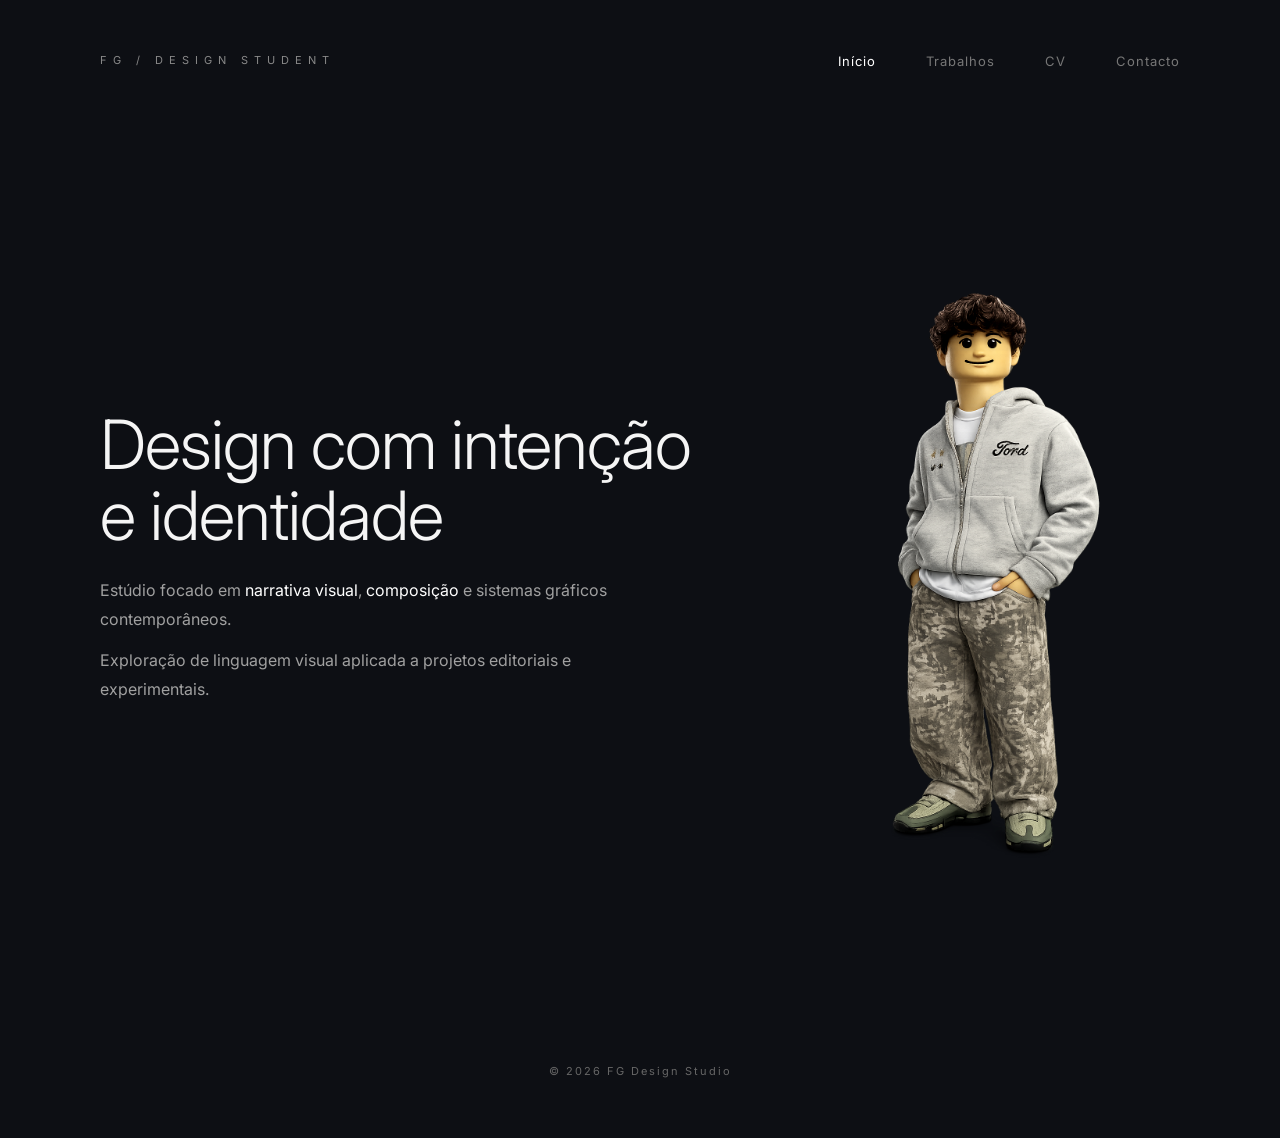
<file: index.html>
<!DOCTYPE html>
<html lang="pt">
<head>
<meta charset="UTF-8">
<meta name="viewport" content="width=device-width, initial-scale=1.0">
<title>Francisco Gonçalves</title>

<link rel="stylesheet" href="estilos.css">
<link href="https://fonts.googleapis.com/css2?family=Inter:wght@300;400;500&display=swap" rel="stylesheet">
</head>

<header class="header">
<div class="logo">FG / DESIGN STUDENT</div>

<nav>
<ul class="menu">
<li><a href="index.html" class="active">Início</a></li>
<li><a href="trabalhos.html">Trabalhos</a></li>
<li><a href="cv.html">CV</a></li>
<li><a href="contacto.html">Contacto</a></li>
</ul>
</nav>

</header>

<main class="hero">

<div class="hero-texto">
<h1>Design com intenção e identidade</h1>

<p>
Estúdio focado em <span>narrativa visual</span>,
<span>composição</span> e sistemas gráficos contemporâneos.
</p>

<p>
Exploração de linguagem visual aplicada a projetos editoriais e experimentais.
</p>
</div>

<div class="hero-imagem">
<img src="Trabalhos/IMG_0897.PNG" alt="">

</div>
</main>

<footer class="footer">
© 2026 FG Design Studio
</footer>

</body>
</html>
</file>
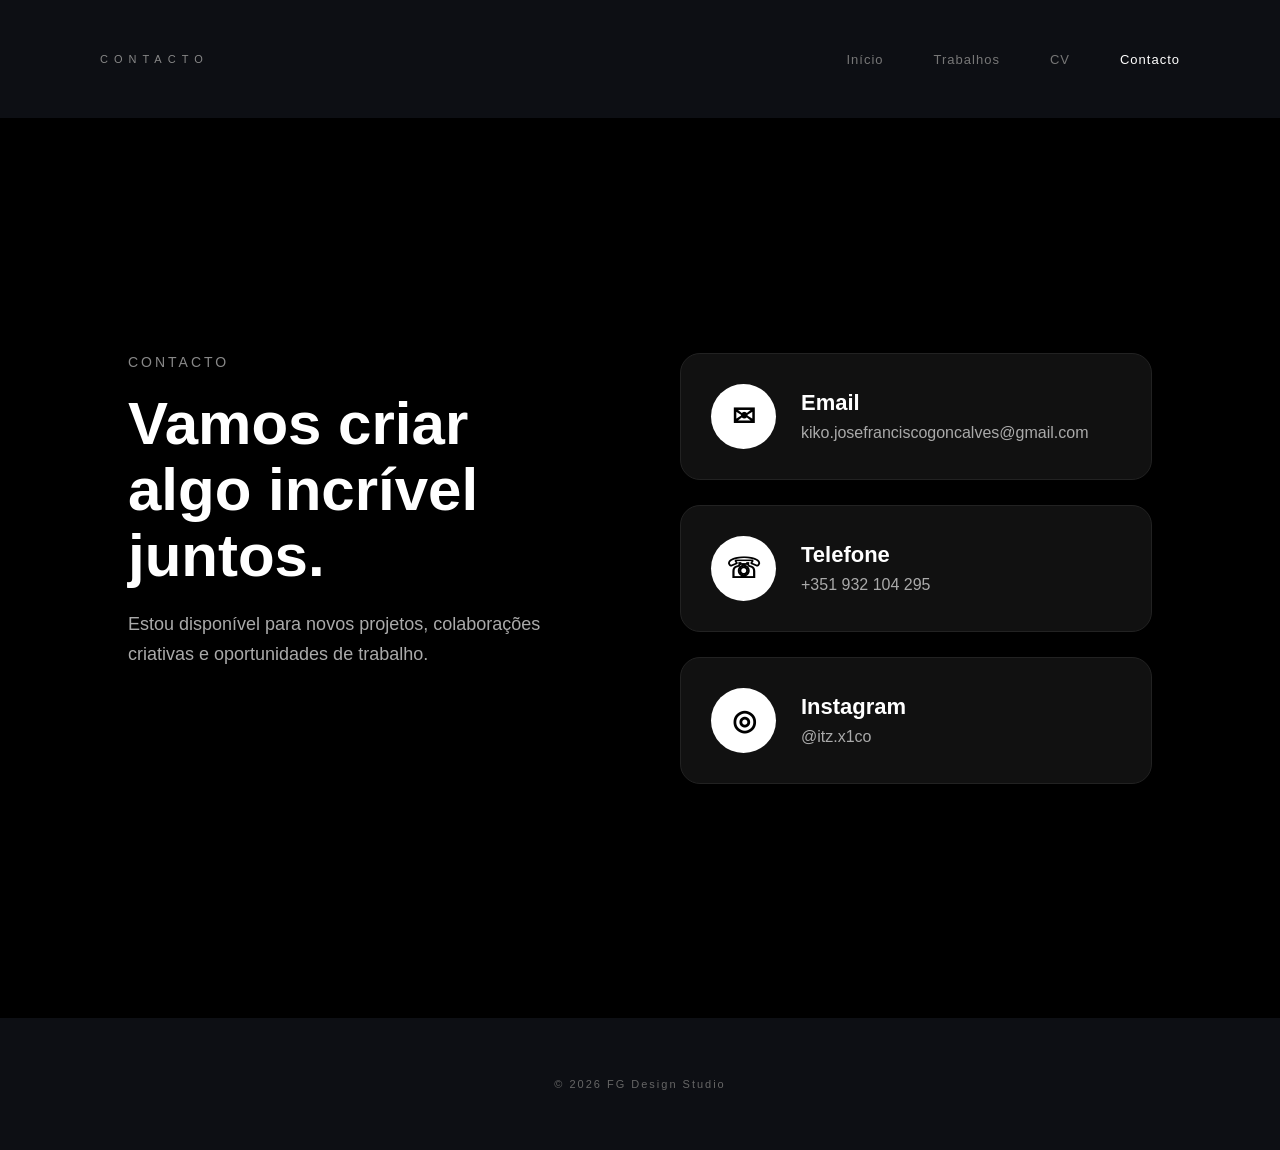
<file: contacto.html>
<!DOCTYPE html>
<html lang="pt">
<head>
<meta charset="UTF-8">
<meta name="viewport" content="width=device-width, initial-scale=1.0">
<title>Contacto</title>

<link rel="stylesheet" href="estilos.css">
</head>

<body>

<header class="header">
<div class="logo">CONTACTO</div>


<nav>
<ul class="menu">
<li><a href="index.html">Início</a></li>
<li><a href="trabalhos.html">Trabalhos</a></li>
<li><a href="cv.html">CV</a></li>
<li><a href="contacto.html" class="active">Contacto</a></li>
</ul>
</nav>
</header>

<main class="contact">

    <div class="contact-container">

        <div class="contact-text">
            <span>CONTACTO</span>

            <h1>Vamos criar algo incrível juntos.</h1>

            <p>
                Estou disponível para novos projetos, colaborações
                criativas e oportunidades de trabalho.
            </p>
        </div>

        <div class="contact-cards">

            <a href="mailto:kiko.josefranciscogoncalves@gmail.com" class="card">
                <div class="icon">✉</div>

                <div>
                    <h3>Email</h3>
                    <p>kiko.josefranciscogoncalves@gmail.com</p>
                </div>
            </a>

            <a href="tel:+351932104295" class="card">
                <div class="icon">☏</div>

                <div>
                    <h3>Telefone</h3>
                    <p>+351 932 104 295</p>
                </div>
            </a>

            <a href="https://instagram.com/itz.x1co" target="_blank" class="card">
                <div class="icon">◎</div>

                <div>
                    <h3>Instagram</h3>
                    <p>@itz.x1co</p>
                </div>
            </a>

        </div>

    </div>

</main>

<footer class="footer">
© 2026 FG Design Studio
</footer>

</body>
</html>
</file>
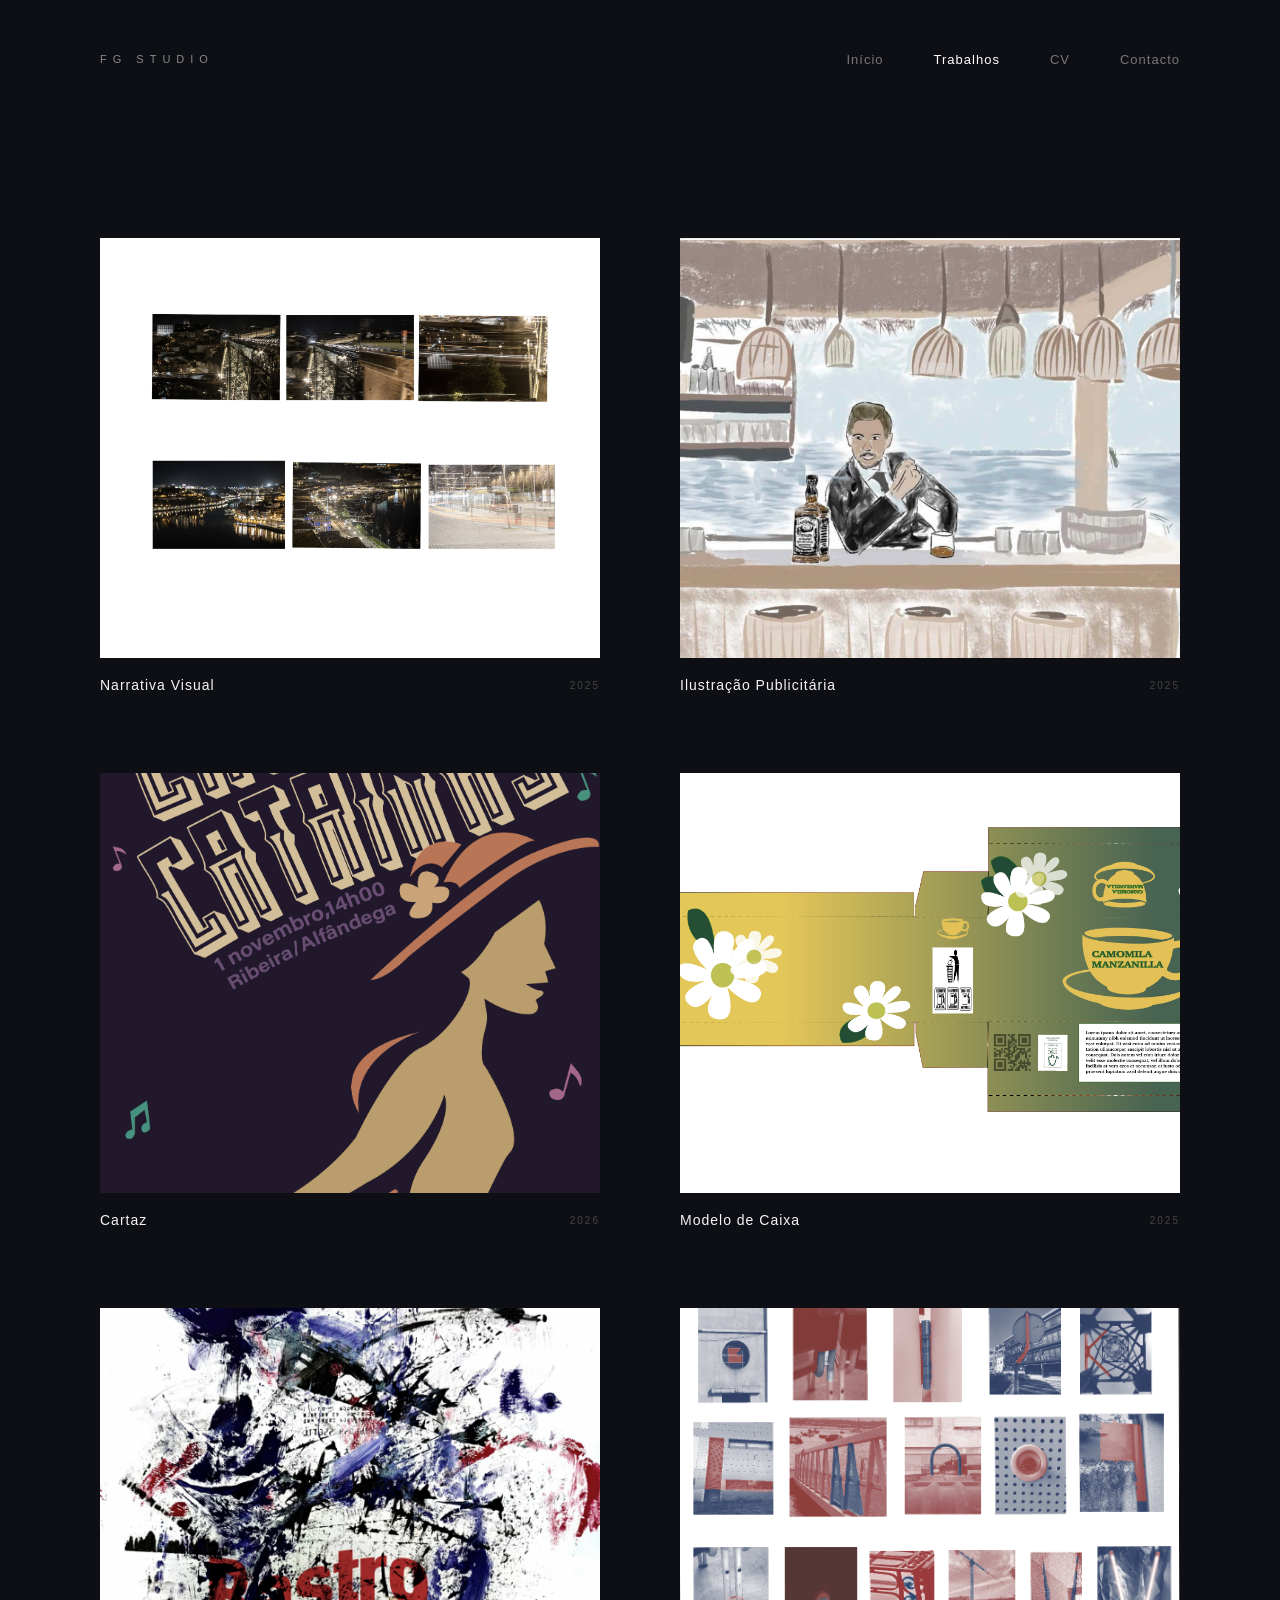
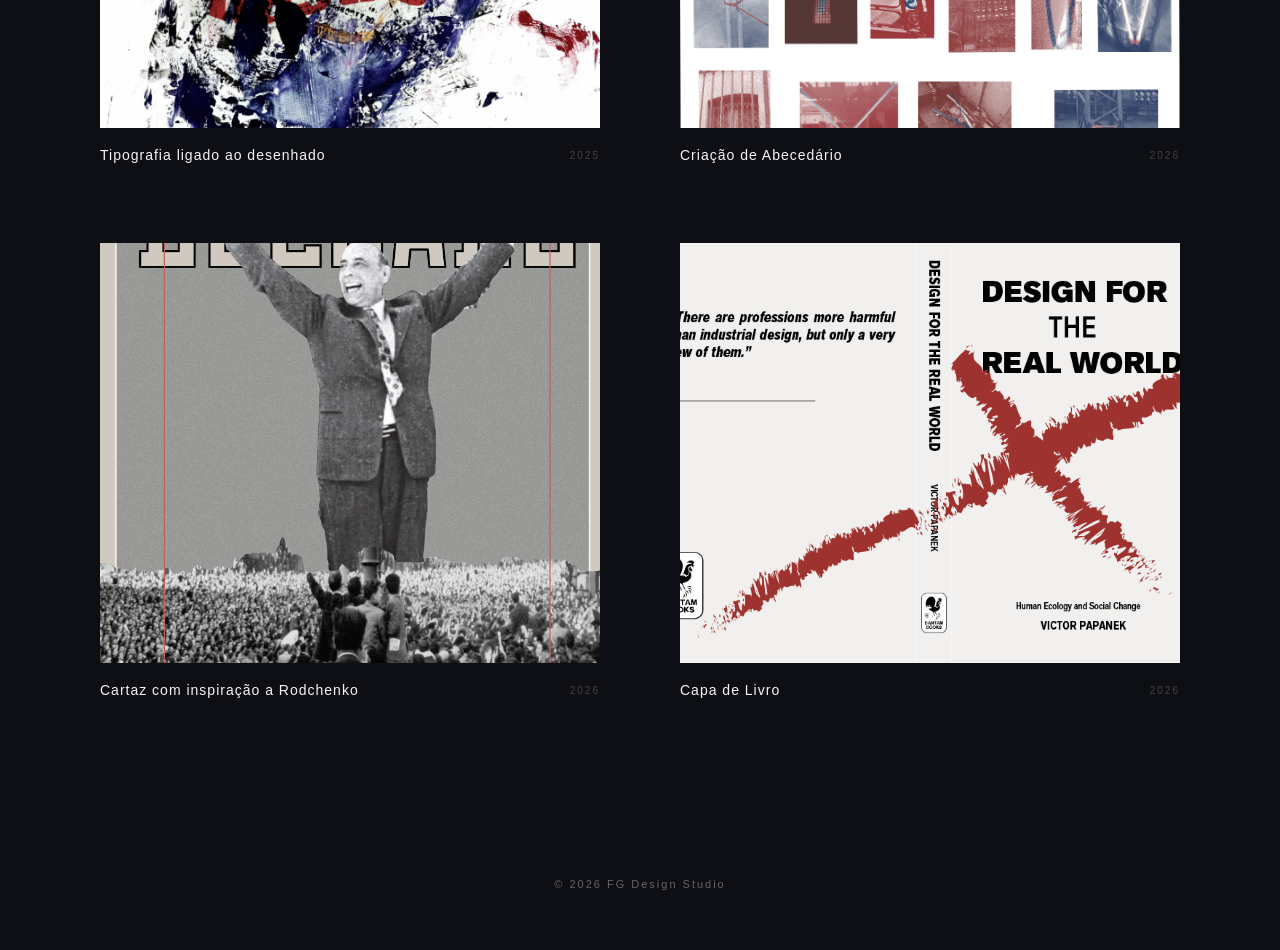
<file: trabalhos.html>
<!DOCTYPE html>
<html lang="pt">


<head>
    <meta charset="UTF-8">
    <meta name="viewport" content="width=device-width, initial-scale=1.0">
    <title>Trabalhos</title>

    <link rel="stylesheet" href="estilos.css">
    <script src="script.js" defer></script>
</head>

<body>

    <header class="header">
        <div class="logo">FG STUDIO</div>
    

        <nav>
            <ul class="menu">
                <li><a href="index.html">Início</a></li>
                <li><a href="trabalhos.html" class="active">Trabalhos</a></li>
                <li><a href="cv.html">CV</a></li>
                <li><a href="contacto.html">Contacto</a></li>
            </ul>
        </nav>
    </header>

        <main class="grid">

    <div class="work" onclick="abrirModal('Trabalhos/NarrativaFinal.jpg', 'Narrativa Visual', '2025', 'Seis imagens. Uma história sem palavras. Cada frame foi desenhado para que qualquer imagem pudesse ser o ponto de partida — o observador constrói a sequência.', 'Composição · Narrativa · Imagem')">
        <img src="Trabalhos/NarrativaFinal.jpg" alt="Narrativa Visual">
        <div class="work-info">
            <h3>Narrativa Visual</h3>
            <span class="work-year">2025</span>
        </div>
    </div>

    <div class="work" onclick="abrirModal('Trabalhos/IlustraçaoPublicidade.png', 'Ilustração Publicitária', '2025', 'Ilustração editorial para campanha de whiskey premium. Estética tropical e luxuosa que comunica lifestyle, exclusividade e prazer.', 'Ilustração · Publicidade · Editorial')">
        <img src="Trabalhos/IlustraçaoPublicidade.png" alt="Ilustração Publicitária">
        <div class="work-info">
            <h3>Ilustração Publicitária</h3>
            <span class="work-year">2025</span>
        </div>
    </div>

    <div class="work" onclick="abrirModal('Trabalhos/mockupcatrinas.png', 'Cartaz — Dia das Catrinas', '2026', 'Do cartaz ao objeto. A identidade visual do evento foi transportada para uma tote bag, mantendo tipografia expressiva, cores vibrantes e referências festivas.', 'Cartaz · Identidade · Mockup 3D')">
        <img src="Trabalhos/catrinas.png" alt="Cartaz Catrinas">
        <div class="work-info">
            <h3>Cartaz</h3>
            <span class="work-year">2026</span>
        </div>
    </div>

    <div class="work" onclick="abrirModal('Trabalhos/Caixa-02.jpg', 'Modelo de Caixa', '2025', 'Projeto de design estrutural e composição gráfica aplicada a embalagem. Forma e função em equilíbrio.', 'Packaging · Design Estrutural')">
        <img src="Trabalhos/Caixa-02.jpg" alt="Modelo de Caixa">
        <div class="work-info">
            <h3>Modelo de Caixa</h3>
            <span class="work-year">2025</span>
        </div>
    </div>

    <div class="work" onclick="abrirModal('Trabalhos/rastro.png', 'Rastro', '2025', 'Composição abstrata e expressiva. Manchas, texturas e gestos livres constroem uma obra sobre memória, movimento e vestígios do tempo.', 'Tipografia · Expressão · Abstrato')">
        <img src="Trabalhos/rastro.png" alt="Rastro">
        <div class="work-info">
            <h3>Tipografia ligado ao desenhado</h3>
            <span class="work-year">2025</span>
        </div>
    </div>

    <div class="work" onclick="abrirModal('Trabalhos/abecedário.png', 'Abecedário Urbano', '2026', 'As letras encontradas na cidade. Estruturas, sombras e formas arquitetónicas transformadas em tipografia — o alfabeto que a rua já escreveu.', 'Tipografia · Fotografia · Urbano')">
        <img src="Trabalhos/abecedário.png" alt="Abecedário">
        <div class="work-info">
            <h3>Criação de Abecedário</h3>
            <span class="work-year">2026</span>
        </div>
    </div>

    <div class="work" onclick="abrirModal('Trabalhos/humbertodelagado.png', 'Cartaz — Inspiração Rodchenko', '2026', 'Reinterpretação contemporânea do construtivismo russo. Tipografia geométrica, contraste radical e composição de propaganda que comunica força e mobilização.', 'Cartaz · Construtivismo · Editorial')">
        <img src="Trabalhos/humbertodelagado.png" alt="Cartaz Rodchenko">
        <div class="work-info">
            <h3>Cartaz com inspiração a Rodchenko</h3>
            <span class="work-year">2026</span>
        </div>
    </div>

    <div class="work" onclick="abrirModal('Trabalhos/capadelivro.png', 'Capa Editorial', '2026', 'Design de capa para Design for the Real World de Victor Papanek. O grande X vermelho atravessa frente e verso — crítica visual ao design irresponsável.', 'Editorial · Conceito · Tipografia')">
        <img src="Trabalhos/capadelivro.png" alt="Capa de Livro">
        <div class="work-info">
            <h3>Capa de Livro</h3>
            <span class="work-year">2026</span>
        </div>
    </div>

</main>

    </main>
<div id="modal" class="modal">
    <span class="modal-close" onclick="fecharModal()">✕ Fechar</span>

    <img id="modal-img">

    <div class="modal-content">
        <span class="modal-label">Projeto</span>
        <h2 class="modal-title" id="modal-titulo"></h2>
        <div class="modal-divider"></div>
        <p class="modal-desc" id="modal-texto"></p>
        <div class="modal-tags" id="modal-tags"></div>
        <span class="modal-year" id="modal-ano"></span>
    </div>
</div>

    <footer class="footer">
        © 2026 FG Design Studio
    </footer>

</body>

</html>
</file>
<file: estilos.css>
* {
    margin: 0;
    padding: 0;
    box-sizing: border-box;
}

html {
    scroll-behavior: smooth;
}

body {
    font-family: 'Inter', Helvetica, Arial, sans-serif;
    color: #f5f5f5;
    background: #0d0f14;
    overflow-x: hidden;
}

body::before {
    content: "";
    position: fixed;
    inset: 0;
    background-image: url("https://www.transparenttextures.com/patterns/asfalt-light.png");
    opacity: 0.04;
    pointer-events: none;
}

body {
    animation: fadeIn 0.8s ease;
}

@keyframes fadeIn {
    from {
        opacity: 0;
        transform: translateY(20px);
        filter: blur(10px);
    }
    to {
        opacity: 1;
        transform: translateY(0);
        filter: blur(0);
    }
}

.header {
    display: flex;
    justify-content: space-between;
    align-items: center;
    padding: 50px 100px;
}

.logo {
    font-size: 11px;
    letter-spacing: 6px;
    text-transform: uppercase;
    color: #888;
}

.menu {
    list-style: none;
    display: flex;
    gap: 50px;
}

.menu a {
    text-decoration: none;
    color: #777;
    font-size: 13px;
    letter-spacing: 1px;
    position: relative;
    transition: 0.3s;
}

.menu a:hover,
.menu .active {
    color: #fff;
}

.menu a::after {
    content: "";
    position: absolute;
    width: 0%;
    height: 1px;
    bottom: -5px;
    left: 0;
    background: #fff;
    transition: 0.3s;
}

.menu a:hover::after {
    width: 100%;
}

.hero {
    display: flex;
    justify-content: space-between;
    align-items: center;
    padding: 140px 100px;
    gap: 80px;
}

.hero-texto {
    max-width: 600px;
}

.hero-texto h1 {
    font-size: 68px;
    font-weight: 300;
    line-height: 1.05;
    letter-spacing: -1px;
    margin-bottom: 25px;
}

.hero-texto p {
    color: #a0a0a0;
    line-height: 1.8;
    margin-bottom: 12px;
    max-width: 520px;
}

.hero-texto span {
    color: #fff;
}

.hero-imagem img {
    width: 100%;
    max-width: 520px;
    filter: grayscale(25%) contrast(1.1);
    transition: 0.6s;
}

.hero-imagem img:hover {
    transform: scale(1.03);
}

.grid {
    padding: 120px 100px;
    display: grid;
    grid-template-columns: repeat(auto-fit, minmax(320px, 1fr));
    gap: 80px;
}

.work {
    position: relative;
    display: block;
    overflow: hidden;
    cursor: pointer;
    transition: 0.5s;
}

.work img {
    width: 100%;
    height: 420px;
    object-fit: cover;
    filter: grayscale(45%);
    transition: 0.5s;
}

.work:hover img {
    transform: scale(1.06);
    filter: grayscale(0%);
}

.work:hover {
    transform: translateY(-8px);
}

.work::after {
    content: "VIEW PROJECT";
    position: absolute;
    inset: 0;
    display: flex;
    align-items: center;
    justify-content: center;
    background: rgba(0, 0, 0, 0.65);
    opacity: 0;
    transition: 0.4s;
    letter-spacing: 3px;
    font-size: 12px;
}

.work:hover::after {
    opacity: 1;
}

.work-info {
    display: flex;
    justify-content: space-between;
    align-items: center;
    margin-top: 15px;
}

.work-info h3 {
    font-size: 14px;
    font-weight: 400;
    letter-spacing: 1px;
}

.work-year {
    font-size: 10px;
    color: #444;
    letter-spacing: 2px;
    font-family: 'Poppins', sans-serif;
    font-weight: 300;
}
.modal {
    display: none;
    position: fixed;
    inset: 0;
    background: rgba(0, 0, 0, 0.95);
    justify-content: center;
    align-items: center;
    z-index: 999;
    padding: 60px;
    gap: 70px;
}

.modal-close {
    position: absolute;
    top: 35px;
    right: 50px;
    font-size: 11px;
    cursor: pointer;
    color: #444;
    letter-spacing: 4px;
    font-family: 'Poppins', sans-serif;
    font-weight: 400;
    transition: 0.3s;
    text-transform: uppercase;
    border: none;
    background: none;
}

.modal-close:hover {
    color: #fff;
}

.modal img {
    height: 78vh;
    width: auto;
    max-width: 52%;
    object-fit: contain;
    box-shadow: 0 40px 100px rgba(0, 0, 0, 0.6);
}

.modal-content {
    max-width: 300px;
    display: flex;
    flex-direction: column;
    gap: 20px;
    border-left: 1px solid #222;
    padding-left: 40px;
}

.modal-label {
    font-size: 15px;
    letter-spacing: 4px;
    color: #444;
    text-transform: uppercase;
    font-family: 'Poppins', sans-serif;
}

.modal-title {
    font-size: 25px;
    font-weight: 400;
    color: #fff;
    font-family: 'Playfair Display', Georgia, serif;
    line-height: 1.3;
    letter-spacing: 0.5px;
}

.modal-divider {
    width: 17px;
    height: 1px;
    background: #222;
}

.modal-desc {
    font-size: 17px;
    color: #666;
    font-family: 'Poppins', sans-serif;
    font-weight: 300;
    line-height: 1.9;
    letter-spacing: 0.2px;
}

.modal-tags {
    display: flex;
    flex-wrap: wrap;
    gap: 10px;
}

.modal-tag {
    font-size: 9px;
    letter-spacing: 2px;
    color: #555;
    border: 1px solid #222;
    padding: 5px 12px;
    text-transform: uppercase;
    font-family: 'Poppins', sans-serif;
    
}

.modal-year {
    font-size: 9px;
    letter-spacing: 3px;
    color: #f7f7f7;
    font-family: 'Poppins', sans-serif;
    font-weight: 300;
    margin-top: 10px;

}

#modal-img {
    height: 78vh;
    width: auto;
    max-width: 52%;
    object-fit: contain;
    box-shadow: 0 40px 100px rgba(0, 0, 0, 0.6);
}

.contact {
    width: 100%;
    min-height: 100vh;
    background: black;
    color: white;
    display: flex;
    justify-content: center;
    align-items: center;
    padding: 120px 10%;
}

.contact-container {
    width: 100%;
    max-width: 1200px;
    display: grid;
    grid-template-columns: 1fr 1fr;
    gap: 80px;
}

.contact-text span {
    color: #888;
    letter-spacing: 3px;
    font-size: 14px;
}

.contact-text h1 {
    font-size: 60px;
    margin: 20px 0;
    line-height: 1.1;
}

.contact-text p {
    color: #aaa;
    font-size: 18px;
    line-height: 1.7;
    max-width: 500px;
}

.contact-cards {
    display: flex;
    flex-direction: column;
    gap: 25px;
}

.card {
    display: flex;
    align-items: center;
    gap: 25px;
    padding: 30px;
    background: #111;
    border: 1px solid #222;
    border-radius: 20px;
    text-decoration: none;
    color: white;
    transition: 0.4s;
}

.card:hover {
    transform: translateX(10px);
    border-color: white;
    background: #151515;
}

.icon {
    width: 65px;
    height: 65px;
    background: white;
    color: black;
    border-radius: 50%;
    display: flex;
    justify-content: center;
    align-items: center;
    font-size: 28px;
    font-weight: bold;
}

.card h3 {
    margin-bottom: 8px;
    font-size: 22px;
}

.card p {
    color: #aaa;
    font-size: 16px;
}

.footer {
    text-align: center;
    padding: 60px;
    font-size: 11px;
    letter-spacing: 2px;
    color: #666;
}
.cv {
    padding: 50px;
}

.grid-cv {
    display: flex;
    justify-content: center;
    padding: 80px 100px;
}

.cv-card {
    display: flex;
    flex-direction: column;
    align-items: center;
    gap: 30px;
    max-width: 520px;
    width: 100%;
}

.grid-cv .work {
    width: 100%;
    position: relative;
    cursor: pointer;
}

.grid-cv .work img {
    width: 100%;
    height: auto;
    object-fit: contain;
    display: block;
    filter: grayscale(20%);
    transition: 0.5s;
    box-shadow: 0 20px 60px rgba(0, 0, 0, 0.5);
}

.grid-cv .work:hover img {
    filter: grayscale(0%);
    transform: scale(1.02);
}

.work-overlay {
    position: absolute;
    inset: 0;
    display: flex;
    align-items: center;
    justify-content: center;
    background: rgba(0, 0, 0, 0.6);
    opacity: 0;
    transition: 0.4s;
    letter-spacing: 4px;
    font-size: 12px;
    color: #fff;
}

.grid-cv .work:hover .work-overlay {
    opacity: 1;
}

.btn-download {
    display: flex;
    align-items: center;
    gap: 14px;
    padding: 16px 40px;
    border: 1px solid #444;
    color: #fff;
    text-decoration: none;
    font-size: 11px;
    letter-spacing: 3px;
    text-transform: uppercase;
    transition: 0.4s;
    background: transparent;
    width: 100%;
    justify-content: center;
}

.btn-download:hover {
    background: #fff;
    color: #000;
    border-color: #fff;
}

.btn-icon {
    font-size: 18px;
    transition: transform 0.3s;
}

.btn-download:hover .btn-icon {
    transform: translateY(3px);
}
@media (max-width: 900px) {
    .contact-container {
        grid-template-columns: 1fr;
    }
    .contact-text h1 {
        font-size: 42px;
    }
}

@media (max-width: 768px) {
    .header,
    .hero,
    .grid,
    .contact {
        padding: 40px;
    }
    .hero {
        flex-direction: column;
    }
    .hero-texto h1 {
        font-size: 42px;
    }
    .modal {
        flex-direction: column;
        padding: 80px 25px 40px;
        gap: 30px;
        overflow-y: auto;
        align-items: flex-start;
    }
    .modal img {
        height: auto;
        width: 100%;
        max-width: 100%;
    }
    .modal-content {
        border-left: none;
        border-top: 1px solid #222;
        padding-left: 0;
        padding-top: 25px;
        max-width: 100%;
    }
}
</file>
